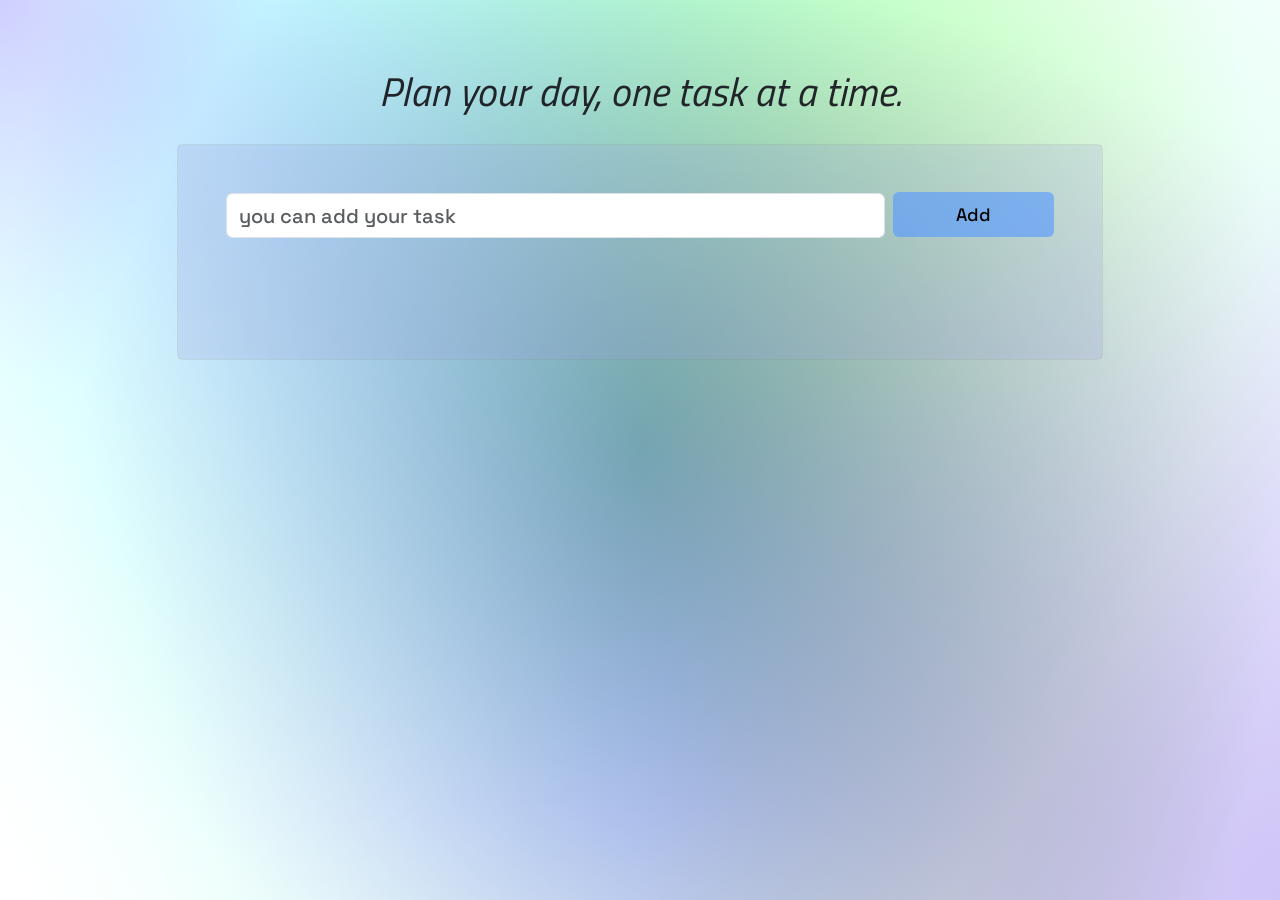
<file: index.html>
<!DOCTYPE html>
<html lang="en">

<head>
    <meta charset="UTF-8">
    <meta name="viewport" content="width=device-width, initial-scale=1.0">

    <title>MyToDoList</title>



    <link href="https://cdn.jsdelivr.net/npm/bootstrap@5.3.1/dist/css/bootstrap.min.css" rel="stylesheet"
        integrity="sha384-4bw+/aepP/YC94hEpVNVgiZdgIC5+VKNBQNGCHeKRQN+PtmoHDEXuppvnDJzQIu9" crossorigin="anonymous">
    <script src="https://cdn.jsdelivr.net/npm/bootstrap@5.3.1/dist/js/bootstrap.bundle.min.js"
        integrity="sha384-HwwvtgBNo3bZJJLYd8oVXjrBZt8cqVSpeBNS5n7C8IVInixGAoxmnlMuBnhbgrkm"
        crossorigin="anonymous"></script>
        <link href="https://fonts.googleapis.com/icon?family=Material+Icons" rel="stylesheet">
    <link rel="stylesheet" href="css/style.css">
    <script src="js/script.js"></script>
    

</head>

<body>




    <section>
        <div class="container py-5 h-100">
            <div class="row d-flex justify-content-center align-items-center h-100">
                <div class="col col-xl-10">
                    <div class="box">
                        <h1>Plan your day,
                            one task at a time. </h1>
                    </div>
                    <div class="card">
                        <div class="card-body p-5">

                            <form id="listForm"class="d-flex justify-content-center align-items-center mb-4">
                                <div class="form-outline flex-fill">
                                    <input type="text" id="form2" class="form-control"  placeholder="you can add your task"/>

                                </div>
                                <button  id="addBtn"type="submit" class="btn btn-info ms-2">Add</button>
                            </form>
                          
                          <ul class="ToDoList">
                        <!-- <li id="job" class="list-group-item d-flex justify-content-between align-items-center border-start-0 border-top-0 border-end-0 border-bottom rounded-0 mb-2">
                        <div class="d-flex align-items-center">
                          <input class="form-check-input me-2" type="checkbox" value="" aria-label="..." />
                           <a href="#!" data-mdb-toggle="tooltip" title="Remove item">
                            <i class="material-icons">delete</i>
                        </a>
                        <a href="#!" data-mdb-toggle="tooltip" title="update item">
                            <img src="icons/edit_FILL0_wght400_GRAD0_opsz24.svg">
                          </a>
                        </div>
                       

                      </li> -->
                          </ul>


                        </div>
                    </div>

                </div>
            </div>
        </div>
    </section>



    


</body>

</html>
</file>
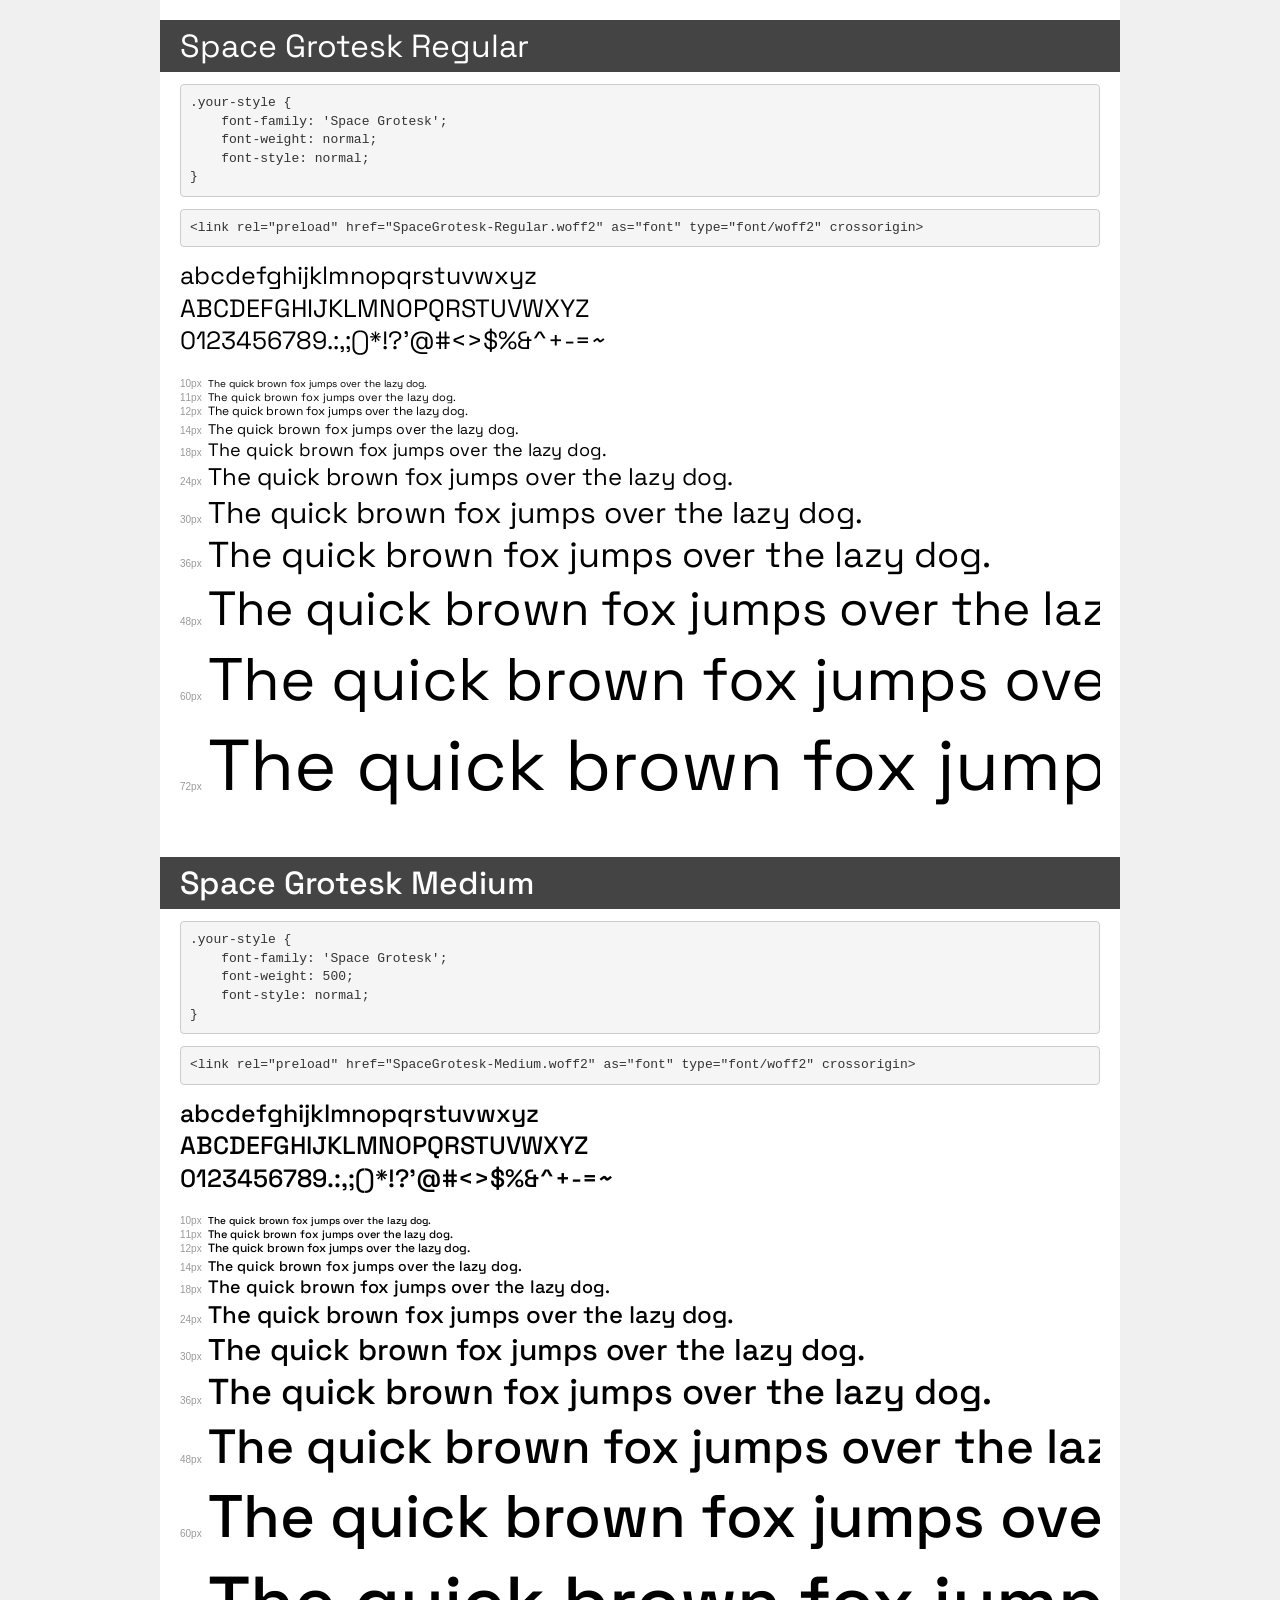
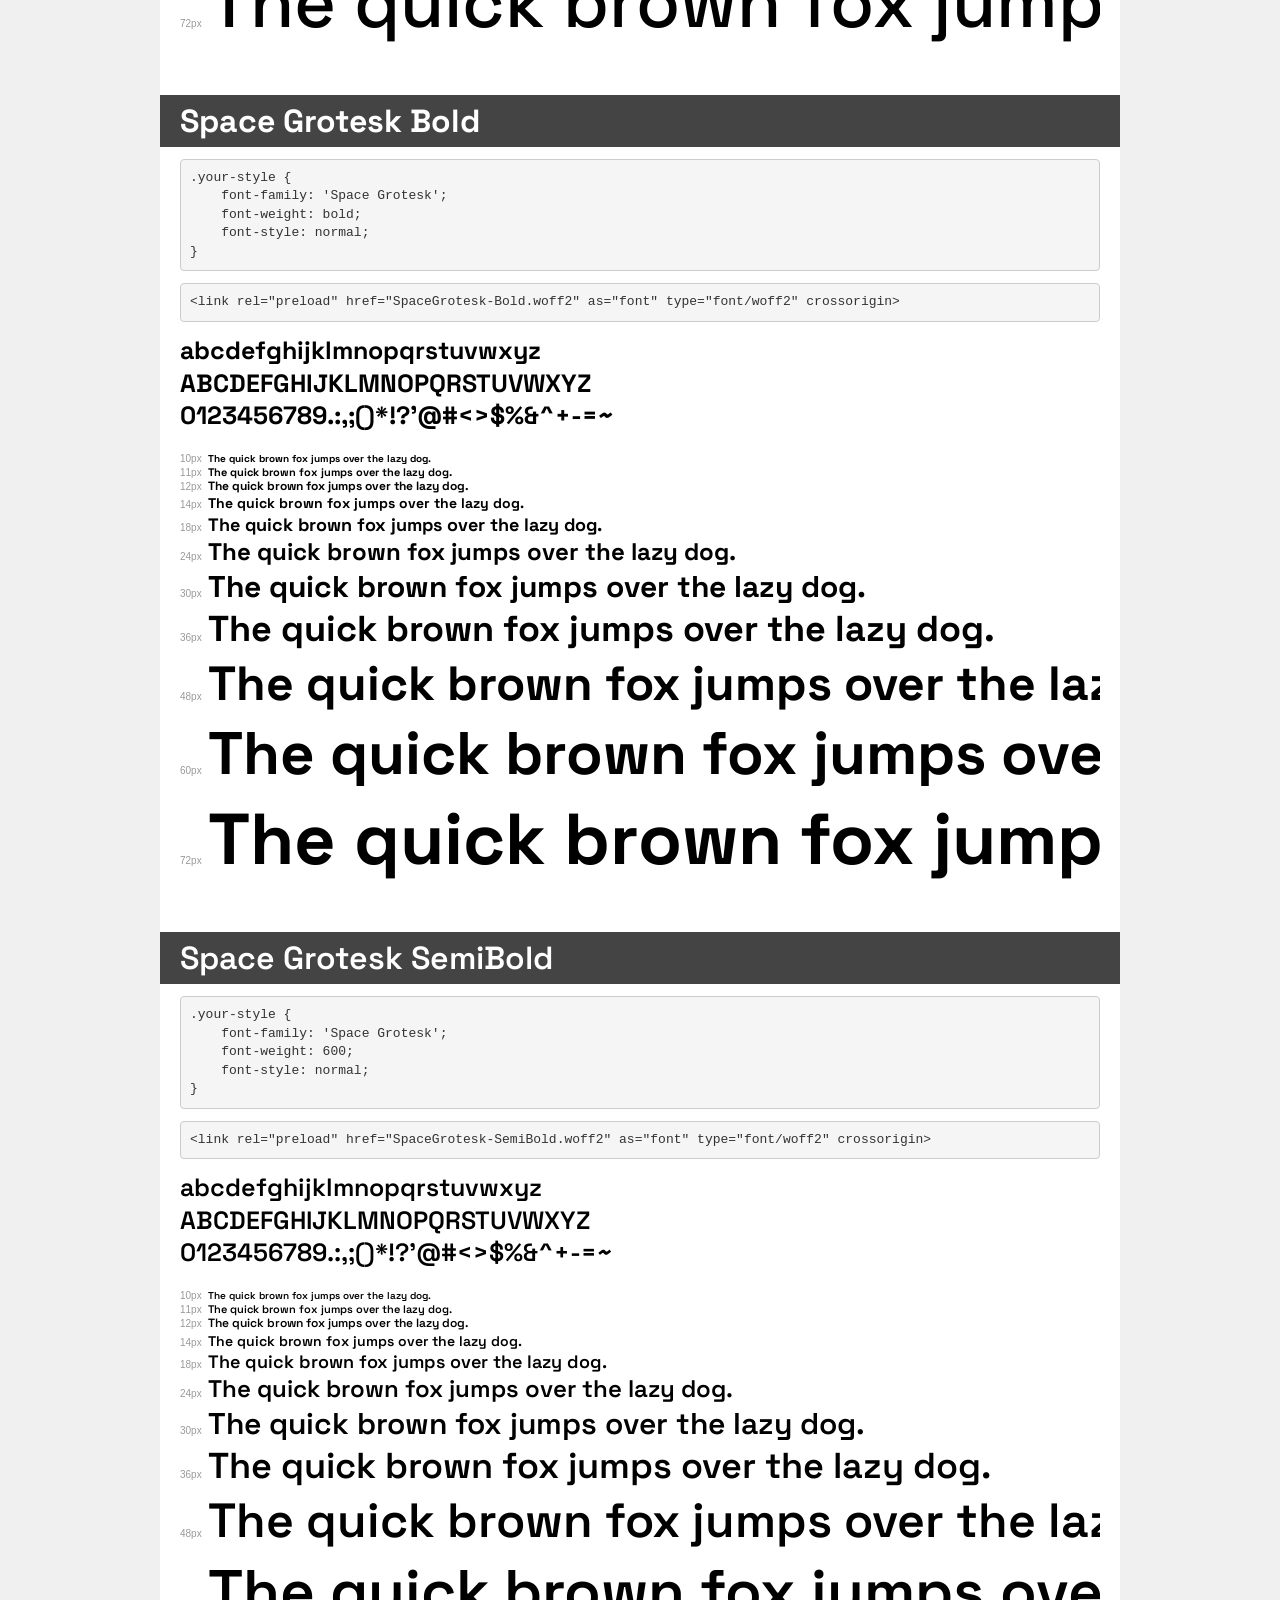
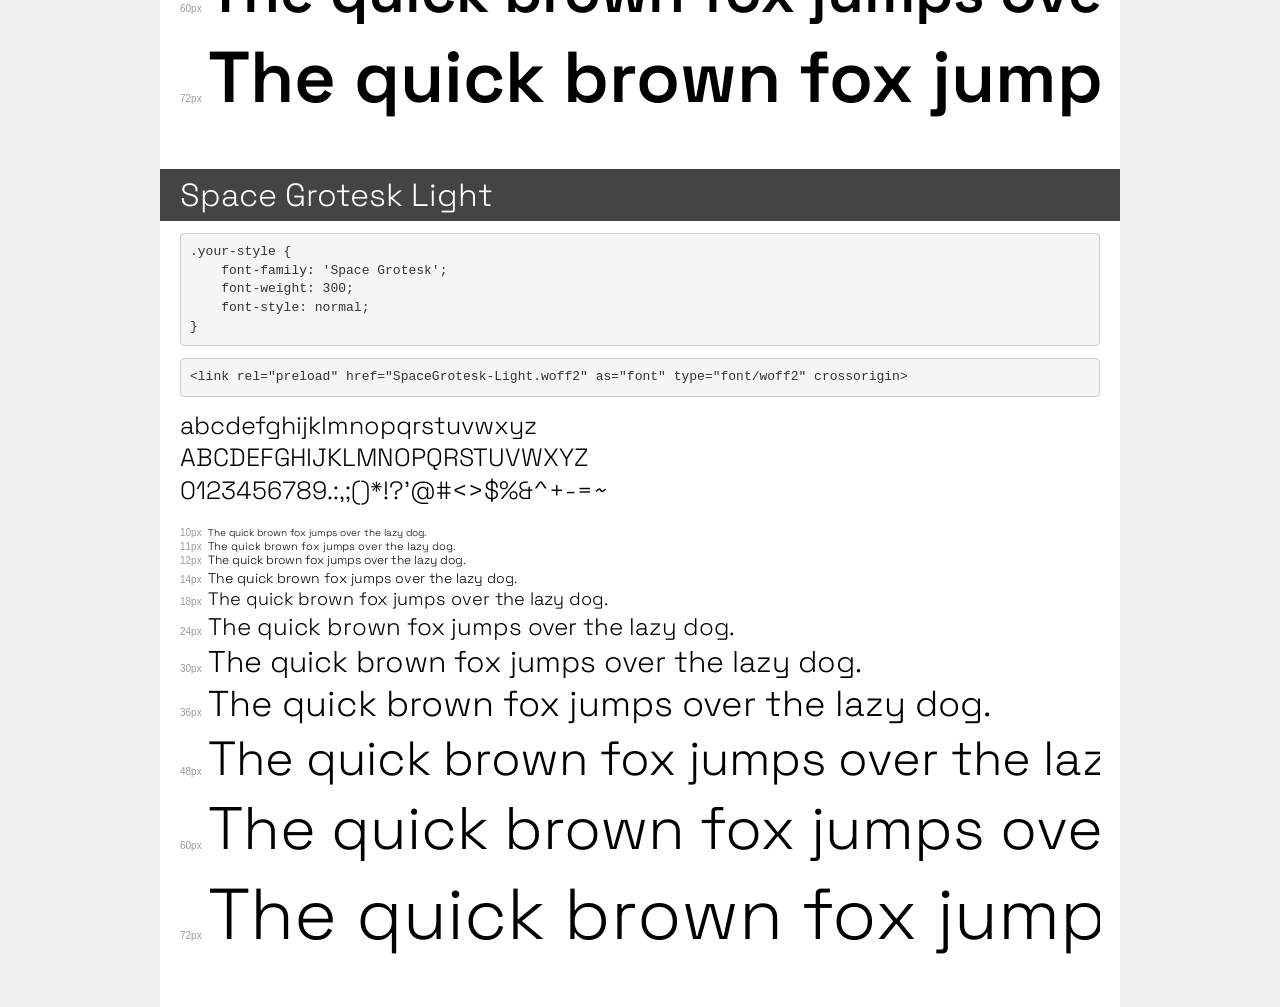
<file: fonts/transfonter.org-20230810-101356/demo.html>
<!DOCTYPE html>
<html lang="en">
<head>
    <meta charset="utf-8">
    <meta http-equiv="X-UA-Compatible" content="IE=edge">
    <meta name="viewport" content="width=device-width, initial-scale=1">
    <meta name="robots" content="noindex, noarchive">
    <meta name="format-detection" content="telephone=no">
    <title>Transfonter demo</title>
    <link href="stylesheet.css" rel="stylesheet">
    <style>
        /*
        http://meyerweb.com/eric/tools/css/reset/
        v2.0 | 20110126
        License: none (public domain)
        */
        html, body, div, span, applet, object, iframe,
        h1, h2, h3, h4, h5, h6, p, blockquote, pre,
        a, abbr, acronym, address, big, cite, code,
        del, dfn, em, img, ins, kbd, q, s, samp,
        small, strike, strong, sub, sup, tt, var,
        b, u, i, center,
        dl, dt, dd, ol, ul, li,
        fieldset, form, label, legend,
        table, caption, tbody, tfoot, thead, tr, th, td,
        article, aside, canvas, details, embed,
        figure, figcaption, footer, header, hgroup,
        menu, nav, output, ruby, section, summary,
        time, mark, audio, video {
            margin: 0;
            padding: 0;
            border: 0;
            font-size: 100%;
            font: inherit;
            vertical-align: baseline;
        }
        /* HTML5 display-role reset for older browsers */
        article, aside, details, figcaption, figure,
        footer, header, hgroup, menu, nav, section {
            display: block;
        }
        body {
            line-height: 1;
        }
        ol, ul {
            list-style: none;
        }
        blockquote, q {
            quotes: none;
        }
        blockquote:before, blockquote:after,
        q:before, q:after {
            content: '';
            content: none;
        }
        table {
            border-collapse: collapse;
            border-spacing: 0;
        }
        /* demo styles */
        body {
            background: #f0f0f0;
            color: #000;
        }
        .page {
            background: #fff;
            width: 920px;
            margin: 0 auto;
            padding: 20px 20px 0 20px;
            overflow: hidden;
        }
        .font-container {
            overflow-x: auto;
            overflow-y: hidden;
            margin-bottom: 40px;
            line-height: 1.3;
            white-space: nowrap;
            padding-bottom: 5px;
        }
        h1 {
            position: relative;
            background: #444;
            font-size: 32px;
            color: #fff;
            padding: 10px 20px;
            margin: 0 -20px 12px -20px;
        }
        .letters {
            font-size: 25px;
            margin-bottom: 20px;
        }
        .s10:before {
            content: '10px';
        }
        .s11:before {
            content: '11px';
        }
        .s12:before {
            content: '12px';
        }
        .s14:before {
            content: '14px';
        }
        .s18:before {
            content: '18px';
        }
        .s24:before {
            content: '24px';
        }
        .s30:before {
            content: '30px';
        }
        .s36:before {
            content: '36px';
        }
        .s48:before {
            content: '48px';
        }
        .s60:before {
            content: '60px';
        }
        .s72:before {
            content: '72px';
        }
        .s10:before, .s11:before, .s12:before, .s14:before,
        .s18:before, .s24:before, .s30:before, .s36:before,
        .s48:before, .s60:before, .s72:before {
            font-family: Arial, sans-serif;
            font-size: 10px;
            font-weight: normal;
            font-style: normal;
            color: #999;
            padding-right: 6px;
        }
        pre {
            display: block;
            padding: 9px;
            margin: 0 0 12px;
            font-family: Monaco, Menlo, Consolas, "Courier New", monospace;
            font-size: 13px;
            line-height: 1.428571429;
            color: #333;
            font-weight: normal;
            font-style: normal;
            background-color: #f5f5f5;
            border: 1px solid #ccc;
            overflow-x: auto;
            border-radius: 4px;
        }
        /* responsive */
        @media (max-width: 959px) {
            .page {
                width: auto;
                margin: 0;
            }
        }
    </style>
</head>
<body>
<div class="page">
    <div class="demo">
        <h1 style="font-family: 'Space Grotesk'; font-weight: normal; font-style: normal;">Space Grotesk Regular</h1>
        <pre title="Usage">.your-style {
    font-family: 'Space Grotesk';
    font-weight: normal;
    font-style: normal;
}</pre>
        <pre title="Preload (optional)">
&lt;link rel=&quot;preload&quot; href=&quot;SpaceGrotesk-Regular.woff2&quot; as=&quot;font&quot; type=&quot;font/woff2&quot; crossorigin&gt;</pre>
        <div class="font-container" style="font-family: 'Space Grotesk'; font-weight: normal; font-style: normal;">
            <p class="letters">
                abcdefghijklmnopqrstuvwxyz<br>
ABCDEFGHIJKLMNOPQRSTUVWXYZ<br>
                0123456789.:,;()*!?'@#&lt;&gt;$%&^+-=~
            </p>
            <p class="s10" style="font-size: 10px;">The quick brown fox jumps over the lazy dog.</p>
            <p class="s11" style="font-size: 11px;">The quick brown fox jumps over the lazy dog.</p>
            <p class="s12" style="font-size: 12px;">The quick brown fox jumps over the lazy dog.</p>
            <p class="s14" style="font-size: 14px;">The quick brown fox jumps over the lazy dog.</p>
            <p class="s18" style="font-size: 18px;">The quick brown fox jumps over the lazy dog.</p>
            <p class="s24" style="font-size: 24px;">The quick brown fox jumps over the lazy dog.</p>
            <p class="s30" style="font-size: 30px;">The quick brown fox jumps over the lazy dog.</p>
            <p class="s36" style="font-size: 36px;">The quick brown fox jumps over the lazy dog.</p>
            <p class="s48" style="font-size: 48px;">The quick brown fox jumps over the lazy dog.</p>
            <p class="s60" style="font-size: 60px;">The quick brown fox jumps over the lazy dog.</p>
            <p class="s72" style="font-size: 72px;">The quick brown fox jumps over the lazy dog.</p>
        </div>
    </div>

    <div class="demo">
        <h1 style="font-family: 'Space Grotesk'; font-weight: 500; font-style: normal;">Space Grotesk Medium</h1>
        <pre title="Usage">.your-style {
    font-family: 'Space Grotesk';
    font-weight: 500;
    font-style: normal;
}</pre>
        <pre title="Preload (optional)">
&lt;link rel=&quot;preload&quot; href=&quot;SpaceGrotesk-Medium.woff2&quot; as=&quot;font&quot; type=&quot;font/woff2&quot; crossorigin&gt;</pre>
        <div class="font-container" style="font-family: 'Space Grotesk'; font-weight: 500; font-style: normal;">
            <p class="letters">
                abcdefghijklmnopqrstuvwxyz<br>
ABCDEFGHIJKLMNOPQRSTUVWXYZ<br>
                0123456789.:,;()*!?'@#&lt;&gt;$%&^+-=~
            </p>
            <p class="s10" style="font-size: 10px;">The quick brown fox jumps over the lazy dog.</p>
            <p class="s11" style="font-size: 11px;">The quick brown fox jumps over the lazy dog.</p>
            <p class="s12" style="font-size: 12px;">The quick brown fox jumps over the lazy dog.</p>
            <p class="s14" style="font-size: 14px;">The quick brown fox jumps over the lazy dog.</p>
            <p class="s18" style="font-size: 18px;">The quick brown fox jumps over the lazy dog.</p>
            <p class="s24" style="font-size: 24px;">The quick brown fox jumps over the lazy dog.</p>
            <p class="s30" style="font-size: 30px;">The quick brown fox jumps over the lazy dog.</p>
            <p class="s36" style="font-size: 36px;">The quick brown fox jumps over the lazy dog.</p>
            <p class="s48" style="font-size: 48px;">The quick brown fox jumps over the lazy dog.</p>
            <p class="s60" style="font-size: 60px;">The quick brown fox jumps over the lazy dog.</p>
            <p class="s72" style="font-size: 72px;">The quick brown fox jumps over the lazy dog.</p>
        </div>
    </div>

    <div class="demo">
        <h1 style="font-family: 'Space Grotesk'; font-weight: bold; font-style: normal;">Space Grotesk Bold</h1>
        <pre title="Usage">.your-style {
    font-family: 'Space Grotesk';
    font-weight: bold;
    font-style: normal;
}</pre>
        <pre title="Preload (optional)">
&lt;link rel=&quot;preload&quot; href=&quot;SpaceGrotesk-Bold.woff2&quot; as=&quot;font&quot; type=&quot;font/woff2&quot; crossorigin&gt;</pre>
        <div class="font-container" style="font-family: 'Space Grotesk'; font-weight: bold; font-style: normal;">
            <p class="letters">
                abcdefghijklmnopqrstuvwxyz<br>
ABCDEFGHIJKLMNOPQRSTUVWXYZ<br>
                0123456789.:,;()*!?'@#&lt;&gt;$%&^+-=~
            </p>
            <p class="s10" style="font-size: 10px;">The quick brown fox jumps over the lazy dog.</p>
            <p class="s11" style="font-size: 11px;">The quick brown fox jumps over the lazy dog.</p>
            <p class="s12" style="font-size: 12px;">The quick brown fox jumps over the lazy dog.</p>
            <p class="s14" style="font-size: 14px;">The quick brown fox jumps over the lazy dog.</p>
            <p class="s18" style="font-size: 18px;">The quick brown fox jumps over the lazy dog.</p>
            <p class="s24" style="font-size: 24px;">The quick brown fox jumps over the lazy dog.</p>
            <p class="s30" style="font-size: 30px;">The quick brown fox jumps over the lazy dog.</p>
            <p class="s36" style="font-size: 36px;">The quick brown fox jumps over the lazy dog.</p>
            <p class="s48" style="font-size: 48px;">The quick brown fox jumps over the lazy dog.</p>
            <p class="s60" style="font-size: 60px;">The quick brown fox jumps over the lazy dog.</p>
            <p class="s72" style="font-size: 72px;">The quick brown fox jumps over the lazy dog.</p>
        </div>
    </div>

    <div class="demo">
        <h1 style="font-family: 'Space Grotesk'; font-weight: 600; font-style: normal;">Space Grotesk SemiBold</h1>
        <pre title="Usage">.your-style {
    font-family: 'Space Grotesk';
    font-weight: 600;
    font-style: normal;
}</pre>
        <pre title="Preload (optional)">
&lt;link rel=&quot;preload&quot; href=&quot;SpaceGrotesk-SemiBold.woff2&quot; as=&quot;font&quot; type=&quot;font/woff2&quot; crossorigin&gt;</pre>
        <div class="font-container" style="font-family: 'Space Grotesk'; font-weight: 600; font-style: normal;">
            <p class="letters">
                abcdefghijklmnopqrstuvwxyz<br>
ABCDEFGHIJKLMNOPQRSTUVWXYZ<br>
                0123456789.:,;()*!?'@#&lt;&gt;$%&^+-=~
            </p>
            <p class="s10" style="font-size: 10px;">The quick brown fox jumps over the lazy dog.</p>
            <p class="s11" style="font-size: 11px;">The quick brown fox jumps over the lazy dog.</p>
            <p class="s12" style="font-size: 12px;">The quick brown fox jumps over the lazy dog.</p>
            <p class="s14" style="font-size: 14px;">The quick brown fox jumps over the lazy dog.</p>
            <p class="s18" style="font-size: 18px;">The quick brown fox jumps over the lazy dog.</p>
            <p class="s24" style="font-size: 24px;">The quick brown fox jumps over the lazy dog.</p>
            <p class="s30" style="font-size: 30px;">The quick brown fox jumps over the lazy dog.</p>
            <p class="s36" style="font-size: 36px;">The quick brown fox jumps over the lazy dog.</p>
            <p class="s48" style="font-size: 48px;">The quick brown fox jumps over the lazy dog.</p>
            <p class="s60" style="font-size: 60px;">The quick brown fox jumps over the lazy dog.</p>
            <p class="s72" style="font-size: 72px;">The quick brown fox jumps over the lazy dog.</p>
        </div>
    </div>

    <div class="demo">
        <h1 style="font-family: 'Space Grotesk'; font-weight: 300; font-style: normal;">Space Grotesk Light</h1>
        <pre title="Usage">.your-style {
    font-family: 'Space Grotesk';
    font-weight: 300;
    font-style: normal;
}</pre>
        <pre title="Preload (optional)">
&lt;link rel=&quot;preload&quot; href=&quot;SpaceGrotesk-Light.woff2&quot; as=&quot;font&quot; type=&quot;font/woff2&quot; crossorigin&gt;</pre>
        <div class="font-container" style="font-family: 'Space Grotesk'; font-weight: 300; font-style: normal;">
            <p class="letters">
                abcdefghijklmnopqrstuvwxyz<br>
ABCDEFGHIJKLMNOPQRSTUVWXYZ<br>
                0123456789.:,;()*!?'@#&lt;&gt;$%&^+-=~
            </p>
            <p class="s10" style="font-size: 10px;">The quick brown fox jumps over the lazy dog.</p>
            <p class="s11" style="font-size: 11px;">The quick brown fox jumps over the lazy dog.</p>
            <p class="s12" style="font-size: 12px;">The quick brown fox jumps over the lazy dog.</p>
            <p class="s14" style="font-size: 14px;">The quick brown fox jumps over the lazy dog.</p>
            <p class="s18" style="font-size: 18px;">The quick brown fox jumps over the lazy dog.</p>
            <p class="s24" style="font-size: 24px;">The quick brown fox jumps over the lazy dog.</p>
            <p class="s30" style="font-size: 30px;">The quick brown fox jumps over the lazy dog.</p>
            <p class="s36" style="font-size: 36px;">The quick brown fox jumps over the lazy dog.</p>
            <p class="s48" style="font-size: 48px;">The quick brown fox jumps over the lazy dog.</p>
            <p class="s60" style="font-size: 60px;">The quick brown fox jumps over the lazy dog.</p>
            <p class="s72" style="font-size: 72px;">The quick brown fox jumps over the lazy dog.</p>
        </div>
    </div>

</div>
</body>
</html>
</file>
<file: css/style.css>
* {
    box-sizing: border-box;
    margin: 0;
    padding: 0;
    font-family: "Space-Grotesk";
    
  }
  
  @font-face {
    font-family: "Titillium-Web";
    src: url(../fonts/Titillim/TitilliumWeb-Italic.ttf);
  }
  
  body {
    margin: 0 auto;
    position: relative;
    background: radial-gradient(50% 123.47% at 50% 50%, #445e53 0%, #cfc5f7 100%), linear-gradient(121.28deg, #669600 0%, #000000 100%), linear-gradient(360deg, #9aa3d3 10%, #81e700 100%), radial-gradient(100% 164.72% at 100% 100%, #000000 0%, #ffffff 100%), radial-gradient(100% 148.07% at 0% 0%, #fff500 0%, #000000 100%) no-repeat;
    background-blend-mode: screen, color-dodge, overlay, difference, normal;
    background-size: cover;
    min-height: 100vh;
    background-repeat: no-repeat;

  }
  
  
  @font-face {
    font-family: "Space-Grotesk";
    src: url(../fonts/transfonter.org-20230810-101356/SpaceGrotesk-Medium.woff2) ;
    font-weight: 500;
    font-style: normal;
    font-display: swap;
  }
  
  @font-face {
    font-family: 'GE SS Text';
    src: url(../fonts/GESSTextMedium-Medium.woff);
   
    font-weight: 500;
    font-style: normal;
    font-display: swap;
  }
/*   

  .gradient-custom {
    background: radial-gradient(50% 123.47% at 50% 50%, #445e53 0%, #cfc5f7 100%), linear-gradient(121.28deg, #669600 0%, #000000 100%), linear-gradient(360deg, #9aa3d3 10%, #81e700 100%), radial-gradient(100% 164.72% at 100% 100%, #000000 0%, #ffffff 100%), radial-gradient(100% 148.07% at 0% 0%, #fff500 0%, #000000 100%);
    background-blend-mode: screen, color-dodge, overlay, difference, normal;
  } */
 h1{
  font-family:"Titillium-Web";
 } .box{
text-align: center;
padding: 20px 10px;
}
[type=submit]:not(:disabled), button:not(:disabled) {
    cursor: pointer;
    
    position: relative;
    top: -1px;
    background: rgba(87, 154, 255, 0.63);
    width: 19.5%;
    height: 45px;
    border: none;
    font-size: 18px;

  
}

.material-icons {



  color: red;}

  #ToDoList{
    padding: 0px !important;
margin: 0;  }
  
.form-control {
  display: block;

  height: 45px;}
  .p-5 {
   
    background: #959bd638;
}



.card {
background-color: unset;
border: var(--bs-card-border-width) solid rgb(131 122 122 / 18%);}


  /* .inputTitle:read-only{
   /* box-shadow: 0 0 0 0.25rem rgba(87, 154, 255, 0.63);  */
   /* box-shadow:none; */


.inputTitle{
  outline: none;
  box-shadow:none;
  border: none;
}

.inputTitle{
  width: 700px;
}
@media only screen and (max-width: 767px){
  .inputTitle{
    width: 250px !important;
  }
  .icons.d-flex{
    gap:0px !important
  }
  .textbox.d-flex{
    gap:0px !important
  }
  .p-5 {
    padding: 1rem!important;
}
}

[type=submit]:disabled, button:disabled{
  cursor: pointer;
  position: relative;
  top: -1px;
  background: rgba(87, 154, 255, 0.63);
  width: 19.5%;
  height: 45px;
  border: none;
  font-size: 18px;
}
.load img{  
  animation: circleAnimation 5s linear infinite;
  color: #000;
}




@keyframes circleAnimation {
  0% {
    transform: rotate(0deg);
  }
  50% {
    transform: rotate(360deg);
  }
  100% {
    transform: rotate(0deg);
  }
}
</file>
<file: fonts/transfonter.org-20230810-101356/stylesheet.css>
@font-face {
    font-family: 'Space Grotesk';
    src: url('SpaceGrotesk-Regular.woff2') format('woff2');
    font-weight: normal;
    font-style: normal;
    font-display: swap;
}

@font-face {
    font-family: 'Space Grotesk';
    src: url('SpaceGrotesk-Medium.woff2') format('woff2');
    font-weight: 500;
    font-style: normal;
    font-display: swap;
}

@font-face {
    font-family: 'Space Grotesk';
    src: url('SpaceGrotesk-Bold.woff2') format('woff2');
    font-weight: bold;
    font-style: normal;
    font-display: swap;
}

@font-face {
    font-family: 'Space Grotesk';
    src: url('SpaceGrotesk-SemiBold.woff2') format('woff2');
    font-weight: 600;
    font-style: normal;
    font-display: swap;
}

@font-face {
    font-family: 'Space Grotesk';
    src: url('SpaceGrotesk-Light.woff2') format('woff2');
    font-weight: 300;
    font-style: normal;
    font-display: swap;
}
</file>
